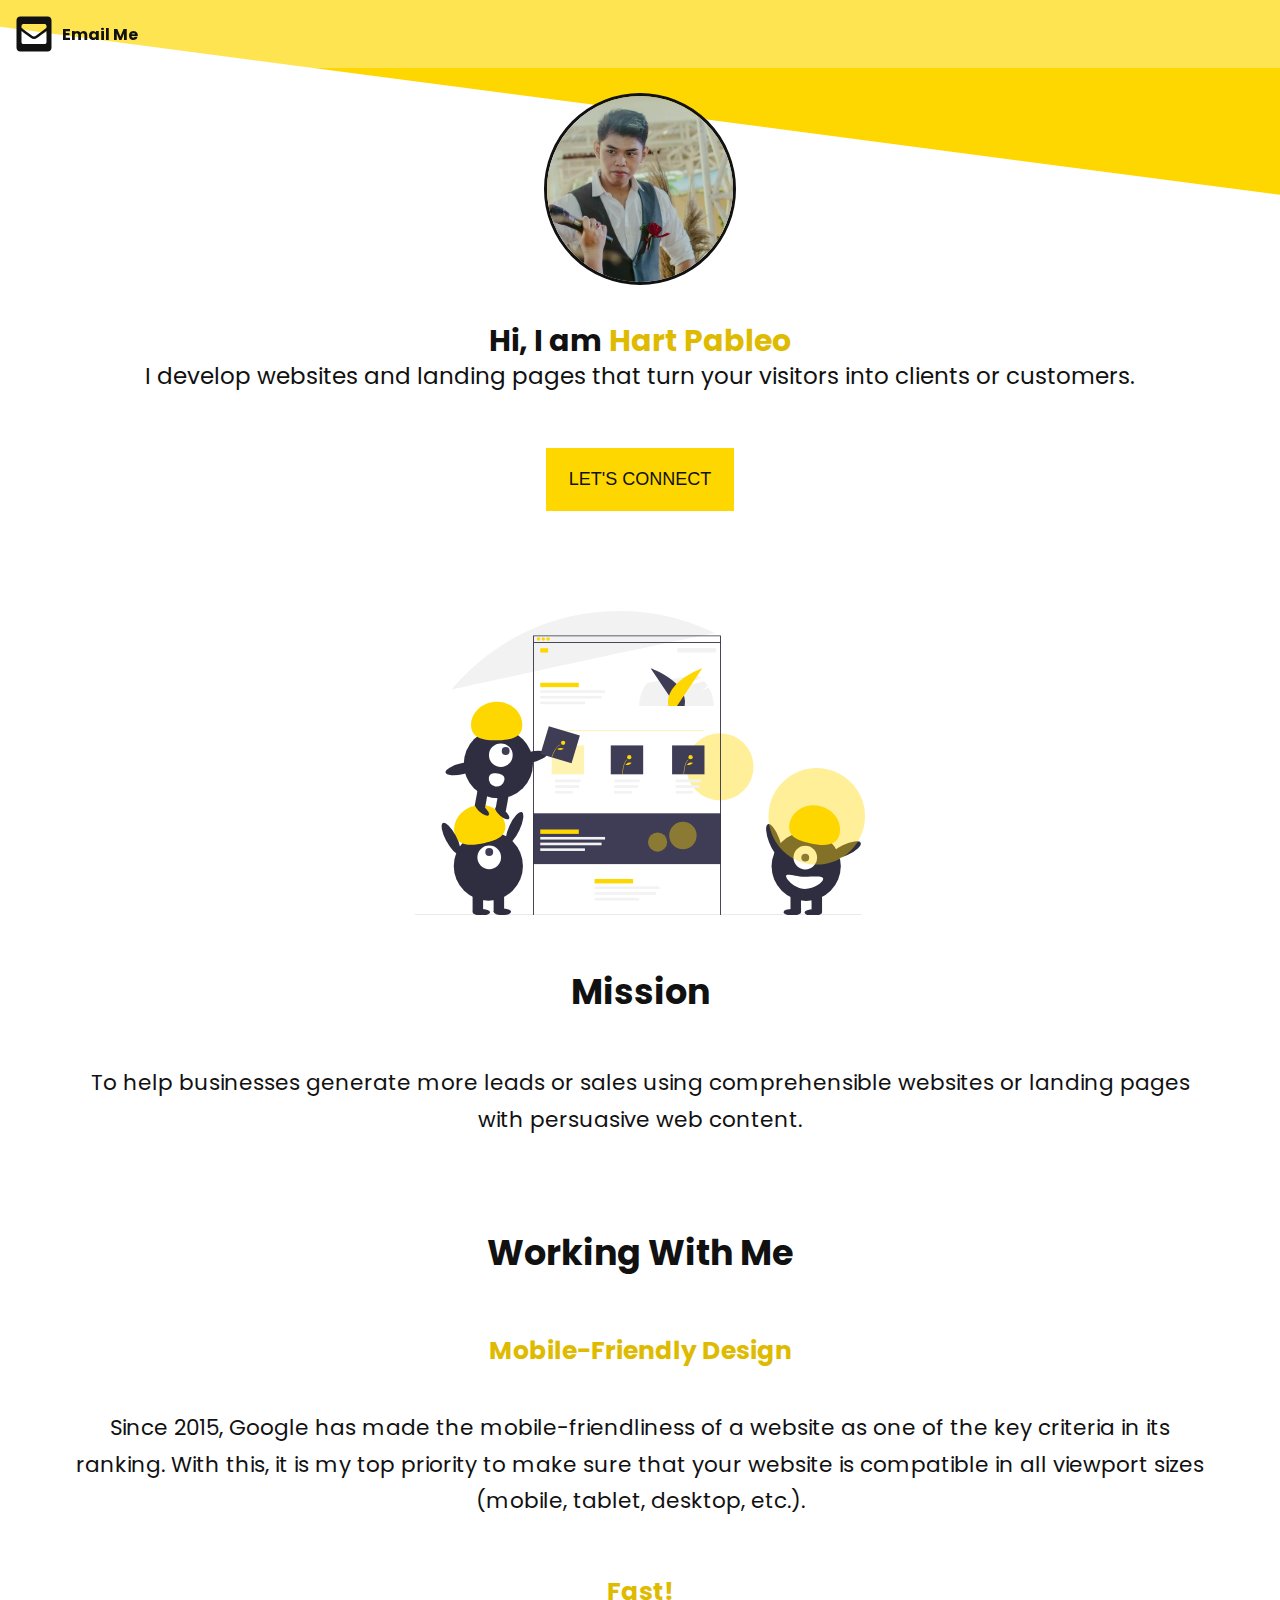
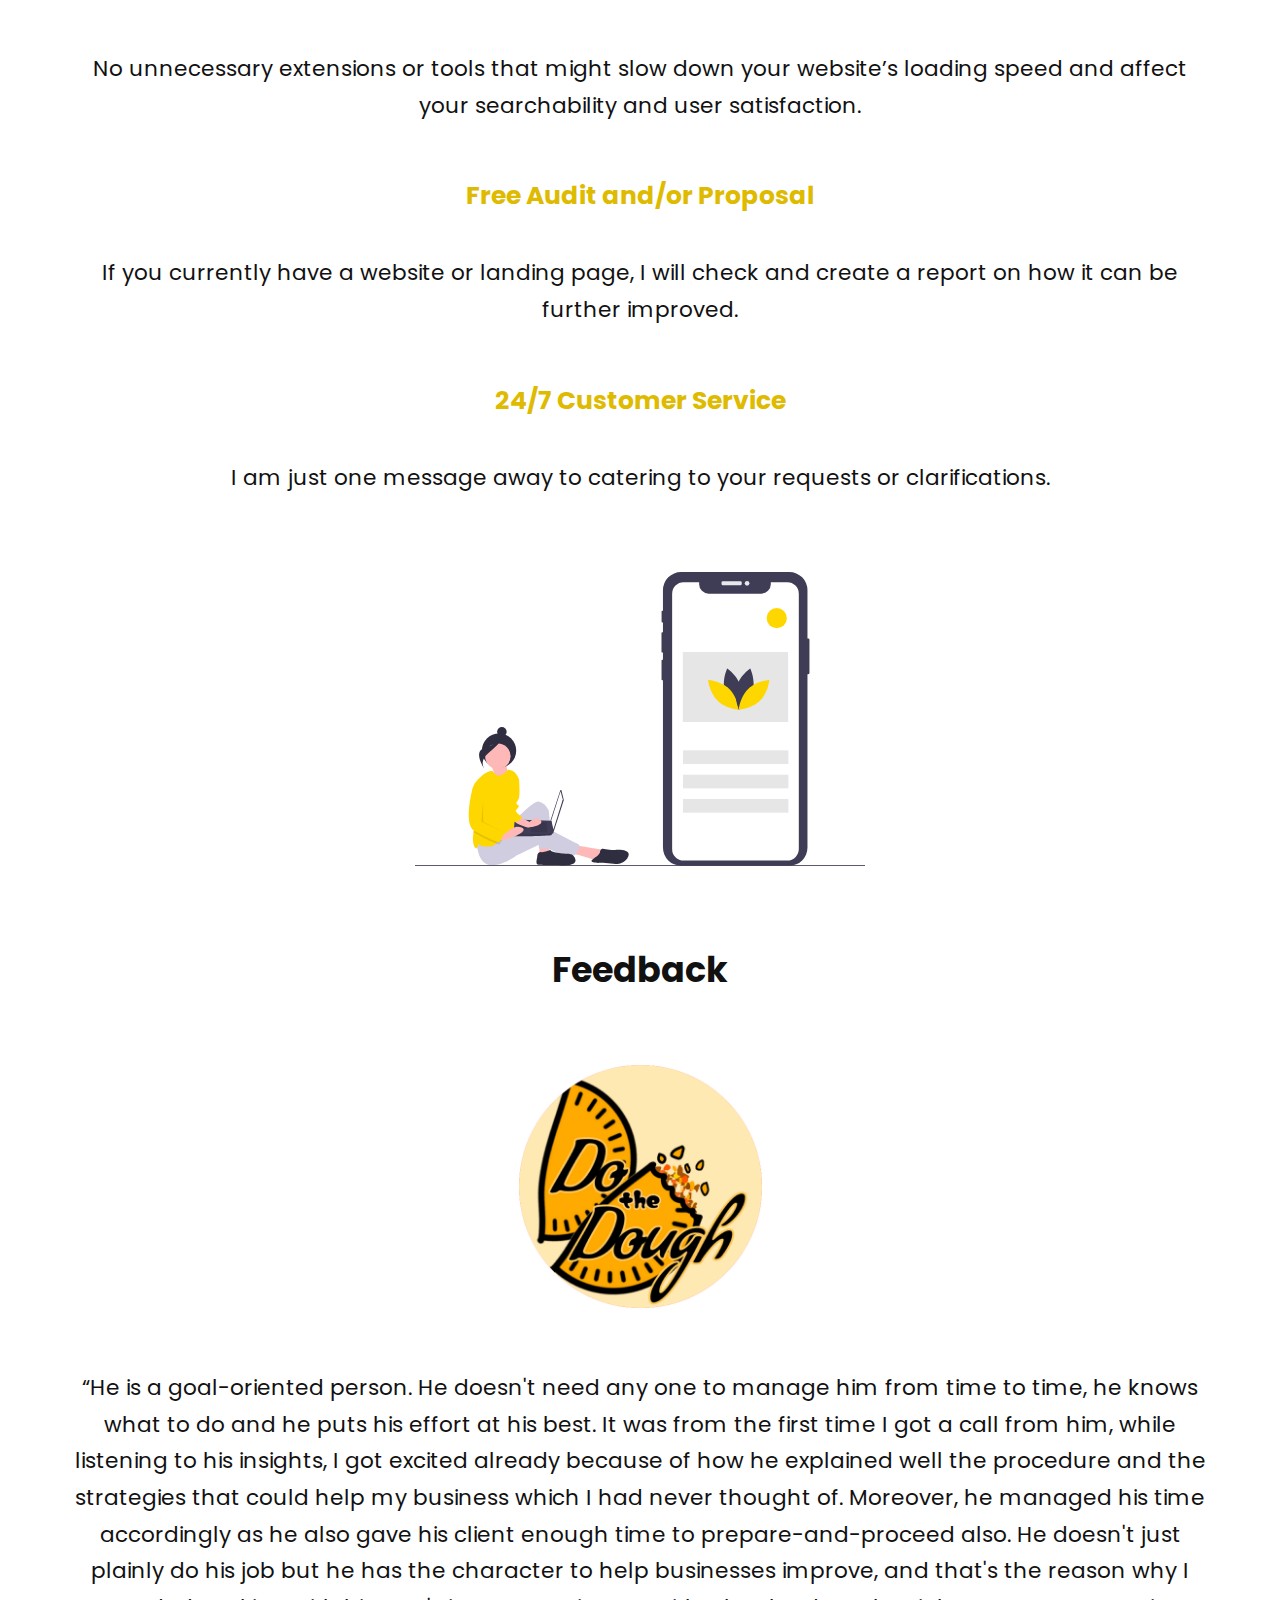
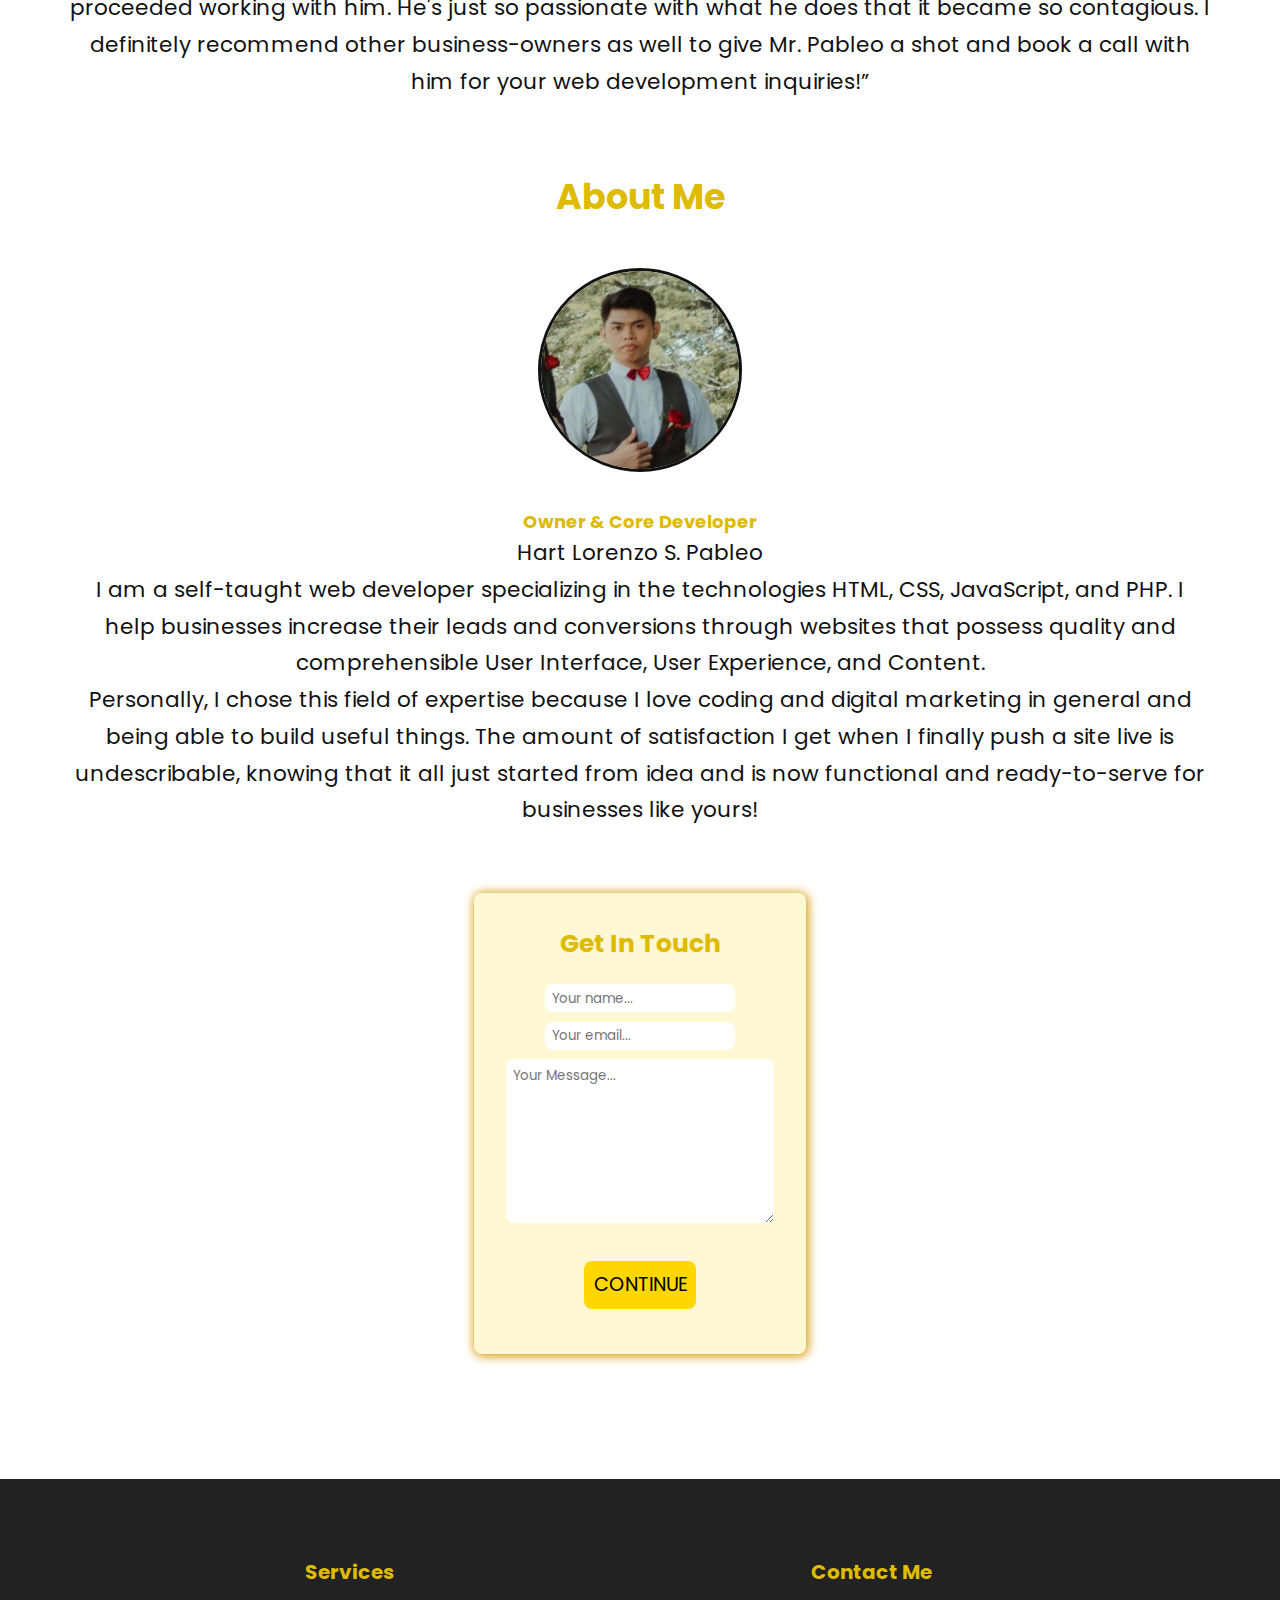
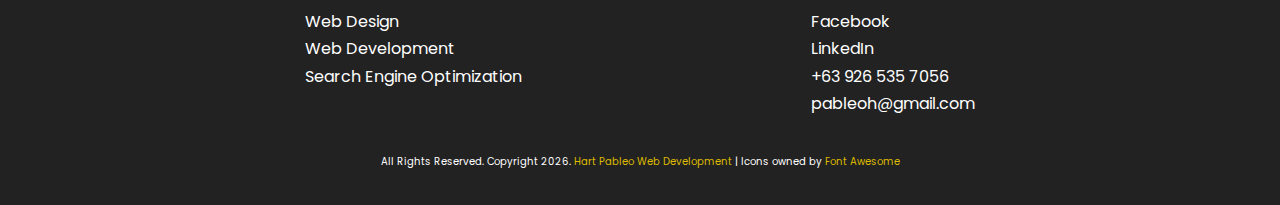
<file: index.html>
<!DOCTYPE html>
<html lang="en">
<head>
    <meta charset="UTF-8">
    <meta http-equiv="X-UA-Compatible" content="IE=edge">
    <meta name="description" content="I design and build fast and quality websites and landing pages for businesses and nonprofits making them more visible or accessible to their target market.">
    <meta name="viewport" content="width=device-width, initial-scale=1.0">
    <meta property="og:title" content="High-Converting Websites and Landing Pages For Businesses and Nonprofits | Hart Pableo Web Development">
    <meta property="og:description" content="I design and build fast and quality websites and landing pages for businesses and nonprofits making them more visible or accessible to their target market.">
    <meta property="og:image" content="og-image.jpg"> 
    <title>High-Converting Websites and Landing Pages For Businesses and Nonprofits | Hart Pableo Web Development</title>
    <link rel="shortcut icon" href="images/hart-favicon.png" type="image/x-icon">
    <link rel="preconnect" href="https://fonts.googleapis.com">
    <link rel="preconnect" href="https://fonts.gstatic.com" crossorigin>
    <link href="https://fonts.googleapis.com/css2?family=Poppins:wght@400;500;700&display=swap" rel="stylesheet"> 
    <link rel="stylesheet" href="css/style.css">
</head>
<body>
    <header>
        <a class="mail-container" href="mailto:pableoh@gmail.com">
            <svg aria-hidden="true" focusable="false" data-prefix="fas" data-icon="envelope-square" class="svg-inline--fa fa-envelope-square fa-w-14" role="img" xmlns="http://www.w3.org/2000/svg" viewBox="0 0 448 512"><path fill="currentColor" d="M400 32H48C21.49 32 0 53.49 0 80v352c0 26.51 21.49 48 48 48h352c26.51 0 48-21.49 48-48V80c0-26.51-21.49-48-48-48zM178.117 262.104C87.429 196.287 88.353 196.121 64 177.167V152c0-13.255 10.745-24 24-24h272c13.255 0 24 10.745 24 24v25.167c-24.371 18.969-23.434 19.124-114.117 84.938-10.5 7.655-31.392 26.12-45.883 25.894-14.503.218-35.367-18.227-45.883-25.895zM384 217.775V360c0 13.255-10.745 24-24 24H88c-13.255 0-24-10.745-24-24V217.775c13.958 10.794 33.329 25.236 95.303 70.214 14.162 10.341 37.975 32.145 64.694 32.01 26.887.134 51.037-22.041 64.72-32.025 61.958-44.965 81.325-59.406 95.283-70.199z"></path></svg>
            <h4>Email Me</h4>
        </a>
    </header>
    <div class="custom-shape-divider-top-1627032925">
        <svg data-name="Layer 1" xmlns="http://www.w3.org/2000/svg" viewBox="0 0 1200 120" preserveAspectRatio="none">
            <path d="M1200 120L0 16.48 0 0 1200 0 1200 120z" class="shape-fill"></path>
        </svg>
    </div>
   <main>
       <section class="landing">
           <div class="container">
           <img src="images/hart-pableo-profile-picture.jpg" alt="hart-pableo-profile-picture" class="landing-img">
           <div class="landing-text">
               <h1>Hi, I am <span class="accented">Hart Pableo</span></h1>
               <p>I develop websites and landing pages that turn your visitors into clients or customers.</p>
           </div>
           <button class="landing-cta"><a href="#form">let's connect</a></button><br>
           <svg id="ab0c8d57-73b5-4efc-a896-a2305a232bd8" data-name="Layer 1" xmlns="http://www.w3.org/2000/svg" viewBox="0 0 1027.4958 696.05876"><title>experience design</title><circle cx="696.2479" cy="355.70168" r="76.7521" fill="#ffd700" opacity="0.4"/><rect x="270" y="461.90193" width="428" height="116" fill="#3f3d56"/><path d="M756.83869,276.47654l-17.08989,8.08834,15.1253-11.3099a85.35244,85.35244,0,0,0-8.25839-10.86725L672.499,280.80982l66.94832-25.53848a85.33888,85.33888,0,0,0-9.72181-7.41015L616.789,266.0523a84.63924,84.63924,0,0,0-18.53688,52.82025h170A84.59367,84.59367,0,0,0,756.83869,276.47654Z" transform="translate(-86.2521 -101.97062)" fill="#f2f2f2"/><path d="M770.37527,152.166A495.97179,495.97179,0,0,0,552.2521,101.97062c-153.82965,0-291.36139,69.75269-382.71033,179.34869C325.96817,247.04484,598.319,187.71378,770.37527,152.166Z" transform="translate(-86.2521 -101.97062)" fill="#f2f2f2"/><rect y="693.90193" width="1020" height="2" fill="#2f2e41"/><path d="M682.11649,318.87255,624.2521,232.92193s87.63109,30.59259,77.68592,85.95062Z" transform="translate(-86.2521 -101.97062)" fill="#3f3d56"/><path d="M684.38771,318.87255l57.86439-85.95062s-87.63109,30.59259-77.68591,85.95062Z" transform="translate(-86.2521 -101.97062)" fill="#ffd700"/><path d="M784.7521,797.87255h-429v-640h429Zm-427-2h425v-636h-425Z" transform="translate(-86.2521 -101.97062)" fill="#2f2e41"/><rect x="271" y="71.08308" width="427" height="2" fill="#2f2e41"/><circle cx="282" cy="63.90193" r="4" fill="#ffd700"/><circle cx="293" cy="63.90193" r="4" fill="#ffd700"/><circle cx="304" cy="63.90193" r="4" fill="#ffd700"/><rect x="286" y="84.90193" width="18" height="10" fill="#ffd700"/><rect x="286" y="163.90193" width="88" height="10" fill="#ffd700"/><rect x="685.2521" y="186.87255" width="88" height="10" transform="translate(1372.2521 281.77448) rotate(-180)" fill="#f2f2f2"/><rect x="286" y="180.90193" width="148" height="6" fill="#f2f2f2"/><rect x="286" y="193.90193" width="140" height="6" fill="#f2f2f2"/><rect x="286" y="206.90193" width="102" height="6" fill="#f2f2f2"/><rect x="320" y="384.90193" width="58" height="6" fill="#f2f2f2"/><rect x="320" y="397.90193" width="54.86486" height="6" fill="#f2f2f2"/><rect x="320" y="410.90193" width="39.97297" height="6" fill="#f2f2f2"/><rect x="455" y="384.90193" width="58" height="6" fill="#f2f2f2"/><rect x="455" y="397.90193" width="54.86486" height="6" fill="#f2f2f2"/><rect x="455" y="410.90193" width="39.97297" height="6" fill="#f2f2f2"/><rect x="595" y="384.90193" width="58" height="6" fill="#f2f2f2"/><rect x="595" y="397.90193" width="54.86486" height="6" fill="#f2f2f2"/><rect x="595" y="410.90193" width="39.97297" height="6" fill="#f2f2f2"/><rect x="410" y="611.90193" width="88" height="10" fill="#ffd700"/><rect x="410" y="628.90193" width="148" height="6" fill="#f2f2f2"/><rect x="410" y="641.90193" width="140" height="6" fill="#f2f2f2"/><rect x="410" y="654.90193" width="102" height="6" fill="#f2f2f2"/><rect x="312.5" y="271.90193" width="348" height="2" fill="#ffd700" opacity="0.3"/><rect x="312" y="306.90193" width="74" height="66" fill="#ffd700" opacity="0.3"/><rect x="447" y="306.90193" width="74" height="66" fill="#3f3d56"/><rect x="587" y="306.90193" width="74" height="66" fill="#3f3d56"/><path d="M560.61073,474.59512l-.97627-.01907c.021-1.08114.63114-26.56133,10.66219-33.604l.56059.79893C561.23091,448.52955,560.6155,474.33532,560.61073,474.59512Z" transform="translate(-86.2521 -101.97062)" fill="#ffd700"/><circle cx="489.20618" cy="333.79786" r="4.88134" fill="#ffd700"/><path d="M574.47138,453.00423a15.19766,15.19766,0,0,1-7.84149.33859,13.85019,13.85019,0,0,1,14.23985-4.88441A15.19761,15.19761,0,0,1,574.47138,453.00423Z" transform="translate(-86.2521 -101.97062)" fill="#ffd700"/><path d="M700.61073,474.59512l-.97627-.01907c.021-1.08114.63114-26.56133,10.66219-33.604l.56059.79893C701.23091,448.52955,700.6155,474.33532,700.61073,474.59512Z" transform="translate(-86.2521 -101.97062)" fill="#ffd700"/><circle cx="629.20618" cy="333.79786" r="4.88134" fill="#ffd700"/><path d="M714.47138,453.00423a15.19766,15.19766,0,0,1-7.84149.33859,13.85019,13.85019,0,0,1,14.23985-4.88441A15.19761,15.19761,0,0,1,714.47138,453.00423Z" transform="translate(-86.2521 -101.97062)" fill="#ffd700"/><rect x="286" y="498.90193" width="88" height="10" fill="#ffd700"/><rect x="286" y="515.90193" width="148" height="6" fill="#f2f2f2"/><rect x="286" y="528.90193" width="140" height="6" fill="#f2f2f2"/><rect x="286" y="541.90193" width="102" height="6" fill="#f2f2f2"/><circle cx="611.7521" cy="512.70168" r="31.2479" fill="#ffd700" opacity="0.4"/><circle cx="553.92017" cy="527.62605" r="21.92017" fill="#ffd700" opacity="0.4"/><circle cx="167.5" cy="582.40193" r="79" fill="#2f2e41"/><rect x="131.5" y="644.40193" width="24" height="43" fill="#2f2e41"/><rect x="179.5" y="644.40193" width="24" height="43" fill="#2f2e41"/><ellipse cx="151.5" cy="687.90193" rx="20" ry="7.5" fill="#2f2e41"/><ellipse cx="199.5" cy="686.90193" rx="20" ry="7.5" fill="#2f2e41"/><circle cx="169.5" cy="562.40193" r="27" fill="#fff"/><circle cx="169.5" cy="550.40193" r="9" fill="#3f3d56"/><path d="M177.11943,610.90483c-6.37889-28.56758,14.01185-57.43392,45.544-64.47477s62.2651,10.41,68.644,38.9776-14.51861,39.10379-46.05075,46.14464S183.49832,639.4724,177.11943,610.90483Z" transform="translate(-86.2521 -101.97062)" fill="#ffd700"/><ellipse cx="313.52848" cy="596.95692" rx="39.5" ry="12.40027" transform="translate(-446.20984 527.75787) rotate(-65.07683)" fill="#2f2e41"/><ellipse cx="168.52848" cy="620.95692" rx="12.40027" ry="39.5" transform="translate(-357.17251 49.01394) rotate(-27.89329)" fill="#2f2e41"/><ellipse cx="906.25518" cy="625.62283" rx="12.40027" ry="39.5" transform="translate(-250.61562 265.81898) rotate(-21.07832)" fill="#2f2e41"/><circle cx="893.18955" cy="583.10381" r="79" fill="#2f2e41"/><rect x="991.67544" y="747.00687" width="24" height="43" transform="matrix(-1, 0.0028, -0.0028, -1, 1923.24743, 1432.22882)" fill="#2f2e41"/><rect x="943.67563" y="747.14132" width="24" height="43" transform="translate(1827.24837 1432.63217) rotate(179.83951)" fill="#2f2e41"/><ellipse cx="995.7371" cy="790.5292" rx="20" ry="7.5" transform="translate(-88.46246 -99.17847) rotate(-0.16049)" fill="#2f2e41"/><ellipse cx="947.73448" cy="789.66365" rx="20" ry="7.5" transform="translate(-88.46023 -99.31292) rotate(-0.16049)" fill="#2f2e41"/><circle cx="891.13354" cy="563.10949" r="27" fill="#fff"/><circle cx="891.13354" cy="563.10949" r="9" fill="#3f3d56"/><path d="M1055.86824,611.39234c6.29884-28.58533-14.17267-57.39444-45.72441-64.34694s-62.23569,10.58438-68.53454,39.16971,14.62808,39.063,46.17982,46.01548S1049.56939,639.97768,1055.86824,611.39234Z" transform="translate(-86.2521 -101.97062)" fill="#ffd700"/><ellipse cx="1068.31896" cy="648.16898" rx="39.5" ry="12.40027" transform="translate(-261.30169 421.84772) rotate(-25.53475)" fill="#2f2e41"/><path d="M1018.32588,713.46562c.02166,7.732-19.84411,23.05568-41.93541,23.11755s-42.86536-21.648-42.887-29.38,20.71728,1.442,42.80858,1.3801S1018.30423,705.73367,1018.32588,713.46562Z" transform="translate(-86.2521 -101.97062)" fill="#fff"/><circle cx="917.2479" cy="468.70168" r="110.2479" fill="#ffd700" opacity="0.4"/><circle cx="190.40483" cy="348.59022" r="79" fill="#2f2e41"/><rect x="226.16663" y="506.95016" width="24" height="43" transform="translate(11.69174 -135.94422) rotate(10.26106)" fill="#2f2e41"/><rect x="273.39893" y="515.50057" width="24" height="43" transform="translate(13.97028 -144.22112) rotate(10.26106)" fill="#2f2e41"/><ellipse cx="285.68749" cy="563.4754" rx="7.5" ry="20" transform="translate(-415.18867 315.35713) rotate(-49.73894)" fill="#2f2e41"/><ellipse cx="239.4392" cy="555.10313" rx="7.5" ry="20" transform="translate(-425.15907 277.10318) rotate(-49.73894)" fill="#2f2e41"/><circle cx="195.93551" cy="329.26636" r="27" fill="#fff"/><circle cx="207.03243" cy="319.5883" r="9" fill="#3f3d56"/><path d="M214.337,364.61728c-1.188-29.247,24.01865-54.01935,56.30068-55.33066s59.41489,21.335,60.60291,50.582-21.2521,35.89214-53.53414,37.20345S215.525,393.86426,214.337,364.61728Z" transform="translate(-86.2521 -101.97062)" fill="#ffd700"/><ellipse cx="349.6025" cy="436.16834" rx="39.5" ry="12.40027" transform="translate(-174.86437 -12.8362) rotate(-12.9101)" fill="#2f2e41"/><ellipse cx="194.52848" cy="461.95692" rx="39.5" ry="12.40027" transform="translate(-184.5461 -46.83125) rotate(-12.9101)" fill="#2f2e41"/><path d="M254.95954,481.69373a18,18,0,0,0,35.42423,6.41281c1.77085-9.78213-5.79238-13.24363-15.57451-15.01448S256.73039,471.9116,254.95954,481.69373Z" transform="translate(-86.2521 -101.97062)" fill="#fff"/><rect x="380.7521" y="374.37255" width="74" height="66" transform="translate(48.33035 -204.77859) rotate(16.68876)" fill="#3f3d56"/><path d="M399.11981,435.94807l-.92967-.29863c.33056-1.02957,8.23224-25.26129,19.86323-29.12666l.30755.92627C407.19918,411.15851,399.199,435.70058,399.11981,435.94807Z" transform="translate(-86.2521 -101.97062)" fill="#ffd700"/><circle cx="338.23982" cy="301.05004" r="4.88134" fill="#ffd700"/><path d="M418.59694,419.247a15.19762,15.19762,0,0,1-7.60842-1.92753,13.85017,13.85017,0,0,1,15.04271-.58938A15.19758,15.19758,0,0,1,418.59694,419.247Z" transform="translate(-86.2521 -101.97062)" fill="#ffd700"/></svg>
        </div>
       </section>
       <section class="mission">
           <div class="container">
           <h2>Mission</h2>
           <p>To help businesses generate more leads or sales using comprehensible websites or landing pages with persuasive web content.</p>
        </div>
       </section>
       <section class="working-with-me">
           <div class="container">
           <h2>Working With Me</h2>
            <div class="benefit">
                <h3 class="accented">Mobile-Friendly Design</h3>
                <p>Since 2015, Google has made the mobile-friendliness of a website as one of the key criteria in its ranking. With this, it is my top priority to make sure that your website is compatible in all viewport sizes (mobile, tablet, desktop, etc.).</p>
            </div>
            <div class="benefit">
                <h3 class="accented">Fast!</h3>
                <p>No unnecessary extensions or tools that might slow down your website’s loading speed and affect your searchability and user satisfaction.</p>
            </div>
            <div class="benefit">
                <h3 class="accented">Free Audit and/or Proposal</h3>
                <p>If you currently have a website or landing page, I will check and create a report on how it can be further improved.</p>
            </div>
            <div class="benefit">
                <h3 class="accented">24/7 Customer Service</h3>
                <p>I am just one message away to catering to your requests or clarifications.</p>
            </div>
            <svg id="e4e5ac1e-f7c3-49db-bea6-73c2d2e1dfe0" data-name="Layer 1" xmlns="http://www.w3.org/2000/svg" viewBox="0 0 888 580.72337"><title>mobile_development</title><path d="M304.55839,539.72318s10.80448,17.13628,6.94581,21.776,28.94959,4.75576,28.94959,4.75576-4.92815-24.9281-3.4777-30.665Z" transform="translate(-156 -159.63832)" fill="#ffb8b8"/><circle cx="165.82548" cy="352.4157" r="33.87953" fill="#2f2e41"/><polygon points="245.51 536.052 245.51 556.137 265.594 551.952 263.921 537.726 245.51 536.052" fill="#ffb8b8"/><path d="M472.64248,699.03783l56.06912,9.20538-14.2265,20.92131s-39.33207-13.38964-49.3743-13.38964S472.64248,699.03783,472.64248,699.03783Z" transform="translate(-156 -159.63832)" fill="#ffb8b8"/><path d="M345.44089,658.86891s41.84263-48.53745,55.23227-46.02689,19.24761,17.5739,19.24761,17.5739l7.53167,74.47988s-26.77928,2.51055-26.77928,0-5.02112-56.06912-5.02112-56.06912S356.32,735.85934,335.39866,678.11652Z" transform="translate(-156 -159.63832)" fill="#d0cde1"/><path d="M277.65584,691.50616s.83685,43.84262,25.94243,46.35318,52.7217-18.737,52.7217-18.737l45.19-21.64944s53.55856,28.34426,69.45876,20.81259c0,0,16.73705-17.57391,5.858-22.595s-.83685,0-.83685,0l-64.43765-33.4741s-12.55279-3.34741-34.31095,5.858-51.048,13.38964-51.048,13.38964Z" transform="translate(-156 -159.63832)" fill="#d0cde1"/><circle cx="163.49846" cy="363.66048" r="25.10558" fill="#ffb8b8"/><path d="M355.48312,593.59441l-1.6737,35.14781s.83685,46.02689-6.69482,49.3743c-3.80767,1.6904-11.45652,5.088-18.52793,8.80365-5.30562,2.77836-10.2849,5.72409-13.06326,8.25978a9.36818,9.36818,0,0,0-1.88291,2.18417c-3.34741,5.858-25.10558,5.02112-30.1267.83686s-1.6737,5.02111-5.858,6.69482c-4.05039,1.62349-9.66564-11.649-6.22619-31.46569.1088-.66109.23435-1.33057.36822-2.00841,3.84117-19.20578-2.19255-65.20759-1.26366-82.98233a31.2726,31.2726,0,0,1,.42681-4.05034c2.51055-13.38964,34.54529-40.63755,40.53714-29.03041,7.381,14.32691,24.33568,1.23852,27.24791-5.28054,16.73705-.83685,22.595,19.24761,22.595,19.24761Z" transform="translate(-156 -159.63832)" fill="#ffd700"/><path d="M423.26818,708.24321s-13.38964,5.02111-17.57391,4.18426-8.36852,2.51056-8.36852,7.53167-5.02112,16.737,2.51056,17.57391,38.49521-.83686,45.19,1.6737c0,0,30.12669.83685,27.61614-11.71593s-15.06335-11.71594-15.06335-11.71594S423.26818,714.10117,423.26818,708.24321Z" transform="translate(-156 -159.63832)" fill="#2f2e41"/><path d="M521.17992,710.75376s1.67371-5.02111,4.18427-5.02111,22.595,3.34741,25.10557,2.51056,31.8004-2.51056,26.77928,11.71593-21.75816,15.9002-21.75816,15.9002-30.12669-3.34741-34.311-2.51056-19.24761,0-16.73705-4.18426S522.85363,717.44858,521.17992,710.75376Z" transform="translate(-156 -159.63832)" fill="#2f2e41"/><path d="M445.00463,590.55116l4.59111,18.93835a1.18275,1.18275,0,0,1-.023.6392L428.7465,675.21078a1.18288,1.18288,0,0,1-2.30193-.22695l-2.88107-25.35342a1.18282,1.18282,0,0,1,.05063-.5l19.11622-58.667A1.18289,1.18289,0,0,1,445.00463,590.55116Z" transform="translate(-156 -159.63832)" fill="#3f3d56"/><polygon points="287.316 432.512 291.555 448.761 273.186 508.105 268.947 489.737 287.316 432.512" fill="#fff"/><path d="M350.76762,680.45975c.70648,2.11943,73.47331-.70647,74.17979-1.41294a15.33535,15.33535,0,0,0,1.55421-2.8259c.66413-1.413,1.27169-2.8259,1.27169-2.8259l-2.8259-22.87563L352.887,647.96194s-1.80154,19.38566-2.16892,28.259A21.19873,21.19873,0,0,0,350.76762,680.45975Z" transform="translate(-156 -159.63832)" fill="#3f3d56"/><polygon points="259.763 493.975 261.176 513.757 229.385 513.757 229.385 493.975 259.763 493.975" opacity="0.1"/><polygon points="218.788 500.334 218.978 500.296 218.081 508.811 200.419 508.811 200.419 500.334 218.788 500.334" opacity="0.1"/><path d="M350.76762,680.45975c.70648,2.11943,73.47331-.70647,74.17979-1.41294a15.33535,15.33535,0,0,0,1.55421-2.8259h-75.7835A21.19873,21.19873,0,0,0,350.76762,680.45975Z" transform="translate(-156 -159.63832)" opacity="0.1"/><circle cx="171.43866" cy="315.37883" r="9.44184" fill="#2f2e41"/><path d="M324.59935,485.29456s-9.64664,16.04562-32.07831,22.0523-.18324,39.71527-.18324,39.71527-8.09034-12.25767,3.57888-25.23887S326.3647,499.96712,324.59935,485.29456Z" transform="translate(-156 -159.63832)" fill="#2f2e41"/><path d="M328.58667,686.92017c-2.067,3.90814-4.49389,7.96685-4.90394,9.6071-.27618,1.113-3.339.46864-8.15932-1.34732-9.66563-3.65709-26.41944-12.03394-42.05184-20.41084a13.20191,13.20191,0,0,1-2.04192-1.339c.1088-.66109.23435-1.33057.36822-2.00841,3.84117-19.20578-2.19255-65.20759-1.26366-82.98233l7.12163-2.37663,14.22649,13.38964v56.906s36.82151,20.08446,39.33207,21.75817C332.49481,678.97007,330.729,682.86146,328.58667,686.92017Z" transform="translate(-156 -159.63832)" opacity="0.1"/><path d="M359.66738,641.295l22.595,11.71594s13.38964-14.22649,21.75817-3.34741S379.75185,663.89,379.75185,663.89s-28.453-6.69482-29.28984-15.9002S359.66738,641.295,359.66738,641.295Z" transform="translate(-156 -159.63832)" fill="#ffb8b8"/><path d="M322.009,672.25855l13.38964,3.34741S350.462,657.1952,366.36221,663.89s-20.08447,20.08446-20.08447,20.08446-19.2476,10.04223-26.77928,1.67371S322.009,672.25855,322.009,672.25855Z" transform="translate(-156 -159.63832)" fill="#ffb8b8"/><path d="M351.29886,561.794c.83685.83686,10.04223,7.53168,10.04223,7.53168s2.51056,31.80039-.83685,38.49521-5.858,6.69482-3.34741,10.04223,5.858.83686,2.51055,6.69482-6.69482,5.02112-4.18426,7.53168,1.67371,3.34741,1.67371,3.34741l10.04223,8.36852s-6.16116,9.81321-13.95966,9.09087-14.49333-38.38071-14.49333-38.38071Z" transform="translate(-156 -159.63832)" fill="#ffd700"/><path d="M277.65584,581.87847l-7.53168,2.51056s-20.08446,73.643,3.34741,86.19581,49.3743,25.10558,50.21116,21.75817S333.725,675.606,331.2144,673.93225s-39.33207-21.75816-39.33207-21.75816v-56.906Z" transform="translate(-156 -159.63832)" fill="#ffd700"/><polygon points="132.953 452.785 131.28 492.954 175.633 513.876 134.627 492.954 132.953 452.785" opacity="0.1"/><path d="M934.39972,293.39833v65.68a2.29614,2.29614,0,0,1-2.29,2.29h-1.62989v342.15a35.702,35.702,0,0,1-35.70007,35.7H680.9898a35.69346,35.69346,0,0,1-35.69006-35.7v-330.15h-1.18005a1.6176,1.6176,0,0,1-1.62-1.61005V334.37837a1.61971,1.61971,0,0,1,1.62-1.62006h1.18005V318.67836h-1.19006a1.69647,1.69647,0,0,1-1.68994-1.7v-36.87a1.69432,1.69432,0,0,1,1.68994-1.69h1.19006v-19.22h-1.21008a1.498,1.498,0,0,1-1.5-1.5v-20.12a1.5066,1.5066,0,0,1,1.5-1.51h1.21008v-40.74a35.69136,35.69136,0,0,1,35.69006-35.69H894.77972a35.69991,35.69991,0,0,1,35.70007,35.69v95.78h1.62989A2.29609,2.29609,0,0,1,934.39972,293.39833Z" transform="translate(-156 -159.63832)" fill="#3f3d56"/><rect x="604.90335" y="18.3068" width="39.82343" height="8.08642" rx="2.54189" fill="#e6e8ec"/><circle cx="655.33477" cy="22.35" r="4.58665" fill="#e6e8ec"/><path d="M913.38473,202.38814v504.09a22.65045,22.65045,0,0,1-22.65,22.64h-204.65a22.61062,22.61062,0,0,1-22.65-22.64v-504.09a22.64906,22.64906,0,0,1,22.65-22.65h30.63v3.93a18.65015,18.65015,0,0,0,18.65,18.65h104.08a18.6501,18.6501,0,0,0,18.65-18.65v-3.93h32.64A22.64266,22.64266,0,0,1,913.38473,202.38814Z" transform="translate(-156 -159.63832)" fill="#fff"/><rect x="528.82677" y="351.95881" width="208" height="27" fill="#e6e6e6"/><rect x="528.82677" y="399.95881" width="208" height="27" fill="#e6e6e6"/><rect x="528.82677" y="447.95881" width="208" height="27" fill="#e6e6e6"/><circle cx="713.82677" cy="90.95881" r="20" fill="#ffd700"/><rect x="528.40973" y="157.95881" width="208" height="138" fill="#e6e6e6"/><path d="M767.2354,395.188c6.07317,22.45006,26.87512,36.35394,26.87512,36.35394s10.95541-22.49485,4.88225-44.94491-26.87512-36.35394-26.87512-36.35394S761.16224,372.738,767.2354,395.188Z" transform="translate(-156 -159.63832)" fill="#3f3d56"/><path d="M776.15949,390.36329c16.66485,16.22255,18.70034,41.1604,18.70034,41.1604s-24.98357-1.36412-41.64842-17.58667-18.70033-41.1604-18.70033-41.1604S759.49464,374.14073,776.15949,390.36329Z" transform="translate(-156 -159.63832)" fill="#ffd700"/><path d="M822.48425,395.188c-6.07317,22.45006-26.87512,36.35394-26.87512,36.35394s-10.95541-22.49485-4.88225-44.94491S817.602,350.24314,817.602,350.24314,828.55741,372.738,822.48425,395.188Z" transform="translate(-156 -159.63832)" fill="#3f3d56"/><path d="M813.56016,390.36329c-16.66484,16.22255-18.70033,41.1604-18.70033,41.1604s24.98356-1.36412,41.64841-17.58667,18.70033-41.1604,18.70033-41.1604S830.225,374.14073,813.56016,390.36329Z" transform="translate(-156 -159.63832)" fill="#ffd700"/><rect y="578.48265" width="888" height="2.24072" fill="#3f3d56"/></svg>
        </div>
        </section>
       <section class="client-feedback">
           <div class="container">
           <h2>Feedback</h2>
           <div class="client-slider">
           <div class="client">
               <img src="images/do-the-dough-logo-circle.png" alt="do-the-dough-dumanjug-logo" class="client-logo">
               <p><q>He is a goal-oriented person. He doesn't need any one to manage him from time to time, he knows what to do and he puts his effort at his best. It was from the first time I got a call from him, while listening to his insights, I got excited already because of how he explained well the procedure and the strategies that could help my business which I had never thought of. Moreover, he managed his time accordingly as he also gave his client enough time to prepare-and-proceed also. He doesn't just plainly do his job but he has the character to help businesses improve, and that's the reason why I proceeded working with him. He's just so passionate with what he does that it became so contagious. I definitely recommend other business-owners as well to give Mr. Pableo a shot and book a call with him for your web development inquiries!</q></p>
           </div>
           <div class="client">
            <img src="images/client-logo-srgw.png" alt="self-reflection-girls-and-women-logo" class="client-logo srgw-logo">
            <p><q>My experience with Hart Lorenzo Pableo was amazing, he knew exactly what my website needed to enhance it for my website viewers, he was very professional and patient with me when I neede to understand why certain things of my website need to be done. He was very knowledgeable and very efficient when improving my website in a timely matter. Hart Lorenzo will definitely be my go to guy for all my website needs. Lorenzo thank you so much for giving me this opportunity to witness your amazing work as a website designer. Coach Chrissy.</q></p>
            </div>
            </div>
        </div>
       </section>
       <section class="about-section">
           <div class="container">
           <h2 class="accented">About Me</h2>
           <div class="profile-container">
            <img src="images/second-profile-image.jpg" alt="hart-pableo-second-profile-picture">
            <h4 class="accented">Owner & Core Developer</h4>
            <p>Hart Lorenzo S. Pableo</p>
           </div>
           <p>I am a self-taught web developer specializing in the technologies HTML, CSS, JavaScript, and PHP. I help businesses increase their leads and conversions through websites that possess quality and comprehensible User Interface, User Experience, and Content.</p>
           <p>Personally, I chose this field of expertise because I love coding and digital marketing in general and being able to build useful things. The amount of satisfaction I get when I finally push a site live is undescribable, knowing that it all just started from idea and is now functional and ready-to-serve for businesses like yours!</p>
        </div>
        </section>
       <form netlify method="post" action="thankyou.html" id="form">
            <h3 class="accented">Get In Touch</h3>
            <input type="text" name="name" id="name" placeholder="Your name...">
            <input type="email" name="email" id="email" placeholder="Your email...">
            <textarea name="message" id="message" cols="30" rows="10" placeholder="Your Message..."></textarea>
            <input type="submit" value="Continue">
        </form>
   </main>
   <footer>
       <div class="footer-container">
        <section class="services">
            <h3 class="accented">Services</h3>
            <ul>
                <li>Web Design</li>
                <li>Web Development</li>
                <li>Search Engine Optimization</li>
            </ul>
        </section>
        <section class="contact-me">
            <h3 class="accented">Contact Me</h3>
            <ul>
                <li><a href="#">Facebook</a></li>
                <li><a href="#">LinkedIn</a></li>
                <li><a href="tel:+639265357056">+63 926 535 7056</a></li>
                <li><a href="mailto:pableoh@gmail.com">pableoh@gmail.com</a></li>
            </ul>
        </section>
    </div>
        <div class="main-footer">
            <small>All Rights Reserved. Copyright <span class="year"></span>. <span class="accented">Hart Pableo Web Development</span> | Icons owned by <a href="https://fontawesome.com/">Font Awesome</a></small>
        </div>
   </footer>
   <script src="js/main.js"></script> 
</body>
</html>
</file>
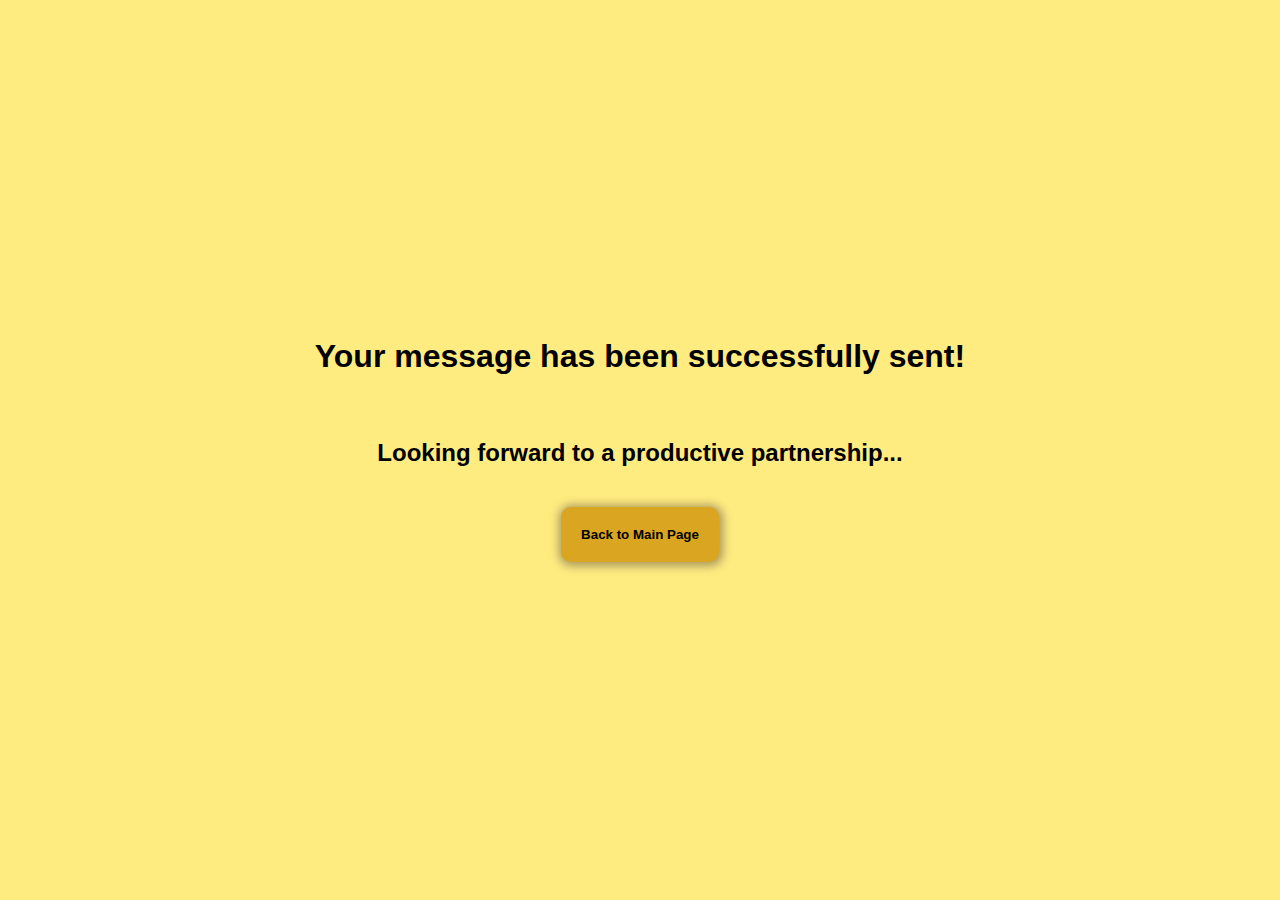
<file: thankyou.html>
<!DOCTYPE html>
<html lang="en">
<head>
    <meta charset="UTF-8">
    <meta http-equiv="X-UA-Compatible" content="IE=edge">
    <meta name="viewport" content="width=device-width, initial-scale=1.0">
    <title>Message Sent | hart Pableo Web Development</title>
    <link rel="stylesheet" href="css/thankyou.css">
</head>
<body>
    <h1>Your message has been successfully sent!</h1>
    <h2>Looking forward to a productive partnership...</h2>
    <button><a href="index.html">Back to Main Page</a></button>
</body>
</html>
</file>
<file: css/style.css>
*, *::before, *::after {
  -webkit-box-sizing: border-box;
          box-sizing: border-box;
  margin: 0;
  padding: 0;
}

html {
  scroll-behavior: smooth;
}

.container {
  width: 99%;
  margin: auto;
}

@media (min-width: 576px) {
  .container {
    width: 540px;
  }
}

@media (min-width: 768px) {
  .container {
    width: 720px;
  }
}

@media (min-width: 992px) {
  .container {
    width: 960px;
  }
}

@media (min-width: 1200px) {
  .container {
    width: 1140px;
  }
}

@media (min-width: 1400px) {
  .container {
    width: 1320px;
  }
}

p, li {
  line-height: 170%;
  font-size: 1.35rem;
}

h2 {
  font-size: 2.1875rem;
  font-weight: 700;
}

h3 {
  font-size: 1.5625rem;
}

a {
  text-decoration: none !important;
  color: #111;
  -webkit-transition: all 150ms ease-in-out;
  transition: all 150ms ease-in-out;
}

.bold {
  font-weight: 700;
}

.accented {
  color: #DEBB00;
}

body {
  width: 100%;
  min-height: 100vh;
  font-family: 'Poppins', sans-serif;
  color: #111;
  position: relative;
  /** For mobile devices **/
}

body .custom-shape-divider-top-1627032925 {
  position: absolute;
  z-index: -1;
  top: 0;
  left: 0;
  width: 100%;
  overflow: hidden;
  line-height: 0;
}

body .custom-shape-divider-top-1627032925 svg {
  position: relative;
  display: block;
  width: calc(100% + 1.3px);
  height: 195px;
}

body .custom-shape-divider-top-1627032925 .shape-fill {
  fill: #FFD700;
}

@media (max-width: 767px) {
  body .custom-shape-divider-top-1627032925 svg {
    width: calc(112% + 1.3px);
    height: 123px;
  }
}

body header {
  width: 100%;
  position: fixed;
  padding: 0.875rem;
  background: rgba(255, 255, 255, 0.322);
  display: -webkit-box;
  display: -ms-flexbox;
  display: flex;
  -webkit-box-align: center;
      -ms-flex-align: center;
          align-items: center;
  -webkit-box-pack: start;
      -ms-flex-pack: start;
          justify-content: flex-start;
}

body header .mail-container {
  display: -webkit-box;
  display: -ms-flexbox;
  display: flex;
  -webkit-box-align: center;
      -ms-flex-align: center;
          align-items: center;
  -webkit-box-pack: start;
      -ms-flex-pack: start;
          justify-content: flex-start;
}

body header .mail-container .fa-envelope-square {
  width: 2.5rem;
  height: 2.5rem;
  margin-right: 0.5em;
}

body nav {
  position: fixed;
  width: 90vw;
  height: -webkit-fit-content;
  height: -moz-fit-content;
  height: fit-content;
  top: 15%;
  left: -100%;
  -webkit-transform: translateY(-15%);
          transform: translateY(-15%);
  border-radius: 25px;
  background: ivory;
  -webkit-transition: all 300ms ease-in-out;
  transition: all 300ms ease-in-out;
  -webkit-box-shadow: 0px 1px 15px 6px #FFD700;
          box-shadow: 0px 1px 15px 6px #FFD700;
}

body nav ul {
  list-style: none;
  width: inherit;
  height: inherit;
  display: -webkit-box;
  display: -ms-flexbox;
  display: flex;
  -webkit-box-orient: vertical;
  -webkit-box-direction: normal;
      -ms-flex-direction: column;
          flex-direction: column;
  -webkit-box-align: center;
      -ms-flex-align: center;
          align-items: center;
  -webkit-box-pack: start;
      -ms-flex-pack: start;
          justify-content: flex-start;
}

body nav ul li a {
  text-decoration: none;
  color: #111;
  font-size: 1rem;
  padding: 1.5em 1.25em;
  display: block;
}

body nav ul li a:hover {
  color: #DEBB00;
}

body nav.clicked {
  left: 50%;
  -webkit-transform: translateX(-50%);
          transform: translateX(-50%);
}

body main {
  width: 100%;
  max-width: 1450px;
  margin: auto;
}

body main .landing {
  width: 100%;
  height: -webkit-fit-content;
  height: -moz-fit-content;
  height: fit-content;
  text-align: center;
  padding-top: 5.8125rem;
  padding-bottom: 3.125rem;
}

body main .landing .container {
  display: -webkit-box;
  display: -ms-flexbox;
  display: flex;
  -webkit-box-orient: vertical;
  -webkit-box-direction: normal;
      -ms-flex-direction: column;
          flex-direction: column;
  -webkit-box-align: center;
      -ms-flex-align: center;
          align-items: center;
  -webkit-box-pack: center;
      -ms-flex-pack: center;
          justify-content: center;
}

body main .landing .landing-img {
  width: 12rem;
  height: 12rem;
  border: 3px solid #111;
  border-radius: 50%;
}

body main .landing .landing-text {
  margin-top: 2.375rem;
  margin-bottom: 3.375rem;
}

body main .landing .landing-text h1 {
  line-height: 120%;
  font-size: 1.875rem;
}

body main .landing .landing-text p {
  line-height: 150%;
  font-size: 1.4375rem;
}

body main .landing .landing-cta {
  background: #FFD700;
  border: none;
  text-transform: uppercase;
  padding: 1.3125rem 1.4375rem;
  font-size: 1.125rem;
}

body main .landing svg {
  width: 100%;
  height: auto;
  margin-top: 4.6875rem;
}

body main .mission {
  width: 100%;
  height: -webkit-fit-content;
  height: -moz-fit-content;
  height: fit-content;
  text-align: center;
}

body main .mission p {
  margin-top: 2.9375rem;
}

body main .working-with-me {
  width: 100%;
  height: -webkit-fit-content;
  height: -moz-fit-content;
  height: fit-content;
  padding-top: 5.4375rem;
  text-align: center;
}

body main .working-with-me .benefit {
  margin-top: 3.3125rem;
}

body main .working-with-me .benefit p {
  margin-top: 2.5rem;
}

body main .working-with-me svg {
  width: 100%;
  height: auto;
  margin-top: 4.6875rem;
}

body main .client-feedback {
  width: 100%;
  height: -webkit-fit-content;
  height: -moz-fit-content;
  height: fit-content;
  padding-top: 4.375rem;
  text-align: center;
}

body main .client-feedback .client-slider {
  display: -webkit-box;
  display: -ms-flexbox;
  display: flex;
  overflow-x: hidden;
  -webkit-box-align: start;
      -ms-flex-align: start;
          align-items: start;
}

body main .client-feedback .client-slider .client {
  min-width: 100%;
  height: auto;
  overflow-x: hidden;
  -webkit-transition: all 400ms ease-in-out;
  transition: all 400ms ease-in-out;
}

body main .client-feedback .client-slider .client .client-logo {
  width: 15.1875rem;
  height: 15.1875rem;
  margin-top: 4.3125rem;
  margin-bottom: 3.4375rem;
}

body main .client-feedback .client-slider .client p {
  text-align: center;
}

body main .client-feedback .client-slider .client .srgw-logo {
  background-color: #111;
}

body main .about-section {
  width: 100%;
  height: -webkit-fit-content;
  height: -moz-fit-content;
  height: fit-content;
  padding-top: 4.375rem;
  text-align: center;
}

body main .about-section .profile-container {
  width: 100%;
  height: auto;
}

body main .about-section .profile-container h4 {
  font-size: 1.125rem;
}

body main .about-section .profile-container p {
  font-size: 1.35rem;
}

body main .about-section .profile-container img {
  width: 12.75rem;
  height: 12.75rem;
  border-radius: 50%;
  border: 3px solid #111;
  margin-top: 2.8125rem;
  margin-bottom: 1.8125rem;
}

body main .about-section > p {
  margin-top: 3rem;
  font-size: 1.35rem;
}

body main .about-section .read-more-cta {
  font-size: 1.375rem;
  padding: 0.8125rem 1.25rem;
  background: #FFD700;
  border: none;
  margin-top: 4.75rem;
}

body main .blog-section {
  padding-top: 5.125rem;
  width: 100%;
  height: -webkit-fit-content;
  height: -moz-fit-content;
  height: fit-content;
  text-align: center;
  display: -webkit-box;
  display: -ms-flexbox;
  display: flex;
  -webkit-box-orient: vertical;
  -webkit-box-direction: normal;
      -ms-flex-direction: column;
          flex-direction: column;
  -webkit-box-pack: center;
      -ms-flex-pack: center;
          justify-content: center;
  -webkit-box-align: center;
      -ms-flex-align: center;
          align-items: center;
}

body main .blog-section h2 {
  margin-bottom: 2.75rem;
}

body main .blog-section .blog-preview {
  width: 20.625rem;
  height: -webkit-fit-content;
  height: -moz-fit-content;
  height: fit-content;
  background: #F3F3F3;
  padding: 0.625rem;
  border-radius: 8px;
  -webkit-box-shadow: 1px 2px 4px 2px rgba(0, 0, 0, 0.25);
          box-shadow: 1px 2px 4px 2px rgba(0, 0, 0, 0.25);
}

body main .blog-section .blog-preview img {
  max-width: 100%;
  height: auto;
}

body main .blog-section .blog-preview h4 {
  font-size: 1rem;
  margin-top: 1.1875rem;
  margin-bottom: 1.1875rem;
}

body main .blog-section .blog-preview p {
  font-size: 0.875rem;
  text-align: left;
  font-weight: 400;
}

body main .blog-section .blog-preview .read-more-cta {
  margin: 1.8125rem 0 1.625rem 0;
  font-size: 0.95rem;
  padding: 0.4375rem 0.8125rem;
  border: none;
  background: #FFD700;
}

body main .service-packages {
  padding-top: 5.125rem;
  width: 100%;
  height: -webkit-fit-content;
  height: -moz-fit-content;
  height: fit-content;
  text-align: center;
  display: -webkit-box;
  display: -ms-flexbox;
  display: flex;
  -webkit-box-orient: vertical;
  -webkit-box-direction: normal;
      -ms-flex-direction: column;
          flex-direction: column;
  -webkit-box-pack: center;
      -ms-flex-pack: center;
          justify-content: center;
  -webkit-box-align: center;
      -ms-flex-align: center;
          align-items: center;
}

body main .service-packages h2 {
  margin-bottom: 3.5625rem;
}

body main .service-packages .package {
  width: 20.625rem;
  height: auto;
  background: #FFF9D9;
  border-radius: 8px;
  -webkit-box-shadow: 1px 2px 4px 2px rgba(0, 0, 0, 0.25);
          box-shadow: 1px 2px 4px 2px rgba(0, 0, 0, 0.25);
  padding: 0.875rem;
}

body main .service-packages .package h3 {
  font-size: 1.5625rem;
}

body main .service-packages .package h1 {
  font-size: 4.0625rem;
  background: #FFD700;
  border-radius: 10px;
}

body main .service-packages .package h2 {
  font-size: 1.5625rem;
}

body main .service-packages .package ul {
  width: 100%;
  display: -webkit-box;
  display: -ms-flexbox;
  display: flex;
  -webkit-box-orient: vertical;
  -webkit-box-direction: normal;
      -ms-flex-direction: column;
          flex-direction: column;
  -webkit-box-align: start;
      -ms-flex-align: start;
          align-items: flex-start;
  -webkit-box-pack: start;
      -ms-flex-pack: start;
          justify-content: flex-start;
}

body main .service-packages .package ul .inclusion-item {
  display: -webkit-box;
  display: -ms-flexbox;
  display: flex;
  -webkit-box-pack: start;
      -ms-flex-pack: start;
          justify-content: flex-start;
  -webkit-box-align: center;
      -ms-flex-align: center;
          align-items: center;
  margin-top: 0.5em;
}

body main .service-packages .package ul .inclusion-item .svg {
  width: 1.9375rem;
  height: 2.4375rem;
  margin-right: 0.75em;
}

body main .service-packages .package ul .inclusion-item li {
  list-style: none;
  font-size: 0.875rem;
  text-align: left;
}

body main .service-packages .package .get-started-cta {
  font-size: 1.1rem;
  background: #FFD700;
  padding: 1.375rem 1.8125rem;
  border-radius: 5px;
  border: none;
  margin: 2.25rem 0;
  font-weight: 700;
}

body main .service-packages .package:last-child {
  margin-top: 4.0625rem;
}

body form {
  display: -webkit-box;
  display: -ms-flexbox;
  display: flex;
  -webkit-box-orient: vertical;
  -webkit-box-direction: normal;
      -ms-flex-direction: column;
          flex-direction: column;
  -webkit-box-pack: center;
      -ms-flex-pack: center;
          justify-content: center;
  -webkit-box-align: center;
      -ms-flex-align: center;
          align-items: center;
  margin: 4rem auto;
  background: #ffd9002d;
  width: -webkit-fit-content;
  width: -moz-fit-content;
  width: fit-content;
  padding: 2em;
  border-radius: 8px;
  -webkit-box-shadow: 1px 1px 10px 2px goldenrod;
          box-shadow: 1px 1px 10px 2px goldenrod;
}

body form h3 {
  margin-bottom: 1.3125rem;
}

body form label {
  color: #fff;
}

body form input, body form select, body form textarea {
  padding: 0.5em;
  margin-bottom: 0.7em;
  border-radius: 8px;
  border: none;
}

body form input::-webkit-input-placeholder, body form select::-webkit-input-placeholder, body form textarea::-webkit-input-placeholder {
  font-family: 'Poppins', sans-serif;
}

body form input:-ms-input-placeholder, body form select:-ms-input-placeholder, body form textarea:-ms-input-placeholder {
  font-family: 'Poppins', sans-serif;
}

body form input::-ms-input-placeholder, body form select::-ms-input-placeholder, body form textarea::-ms-input-placeholder {
  font-family: 'Poppins', sans-serif;
}

body form input::placeholder, body form select::placeholder, body form textarea::placeholder {
  font-family: 'Poppins', sans-serif;
}

body form input[type=submit], body form select[type=submit], body form textarea[type=submit] {
  background: #FFD700;
  border: none;
  text-transform: uppercase;
  font-size: 1.2rem;
  font-family: 'Poppins', sans-serif;
  margin-top: 1.5em;
}

body footer {
  background: #222222;
  margin-top: 7.8rem;
  padding: 2.0625rem 0.9375rem;
}

body footer h3 {
  font-size: 1.25rem;
  margin-top: 2.8125rem;
}

body footer ul {
  margin-top: 1.3125rem;
}

body footer ul li {
  list-style: none;
  color: #fff;
  font-size: 1rem;
}

body footer ul li a {
  font-size: 1rem;
  color: #fff;
}

body footer .main-footer {
  margin-top: 1.875rem;
  text-align: center;
}

body footer .main-footer small {
  color: #fff;
  font-size: 0.625rem;
}

body footer .main-footer small a {
  color: #DEBB00;
}

@media (min-width: 800px) {
  .mail-container:hover {
    color: #DEBB00;
  }
  #ab0c8d57-73b5-4efc-a896-a2305a232bd8, #e4e5ac1e-f7c3-49db-bea6-73c2d2e1dfe0 {
    width: 450px !important;
    height: auto !important;
  }
  footer input[type=submit] {
    cursor: pointer;
    -webkit-transition: all 300ms ease-in-out;
    transition: all 300ms ease-in-out;
  }
  footer input[type=submit]:hover {
    background: #DEBB00;
  }
  footer a:hover {
    color: #FFD700;
  }
  footer .footer-container {
    display: -webkit-box;
    display: -ms-flexbox;
    display: flex;
    -webkit-box-pack: space-evenly;
        -ms-flex-pack: space-evenly;
            justify-content: space-evenly;
    -webkit-box-align: start;
        -ms-flex-align: start;
            align-items: flex-start;
  }
  footer .main-footer a {
    color: #FFD700;
  }
}
/*# sourceMappingURL=style.css.map */
</file>
<file: css/thankyou.css>
*, *::before, *::after {
    -webkit-box-sizing: border-box;
            box-sizing: border-box;
    margin: 0;
    padding: 0;
}

body {
    width: 100%;
    height: 100vh;
    background: rgb(255, 236, 129);
    font-family: sans-serif;
    display: flex;
    flex-direction: column;
    align-items: center;
    justify-content: center;
    text-align: center;
}

h1 {
    margin-bottom: 2em;
}

button {
    margin-top: 3em;
    border: none;
    border-radius: 10px;
    background: goldenrod;
    padding: 1.5em;
    box-shadow: 1px 1px 10px 3px #3f303071;
}

a {
    text-decoration: none;
    font-weight: 600;
    color: #000;
}
</file>
